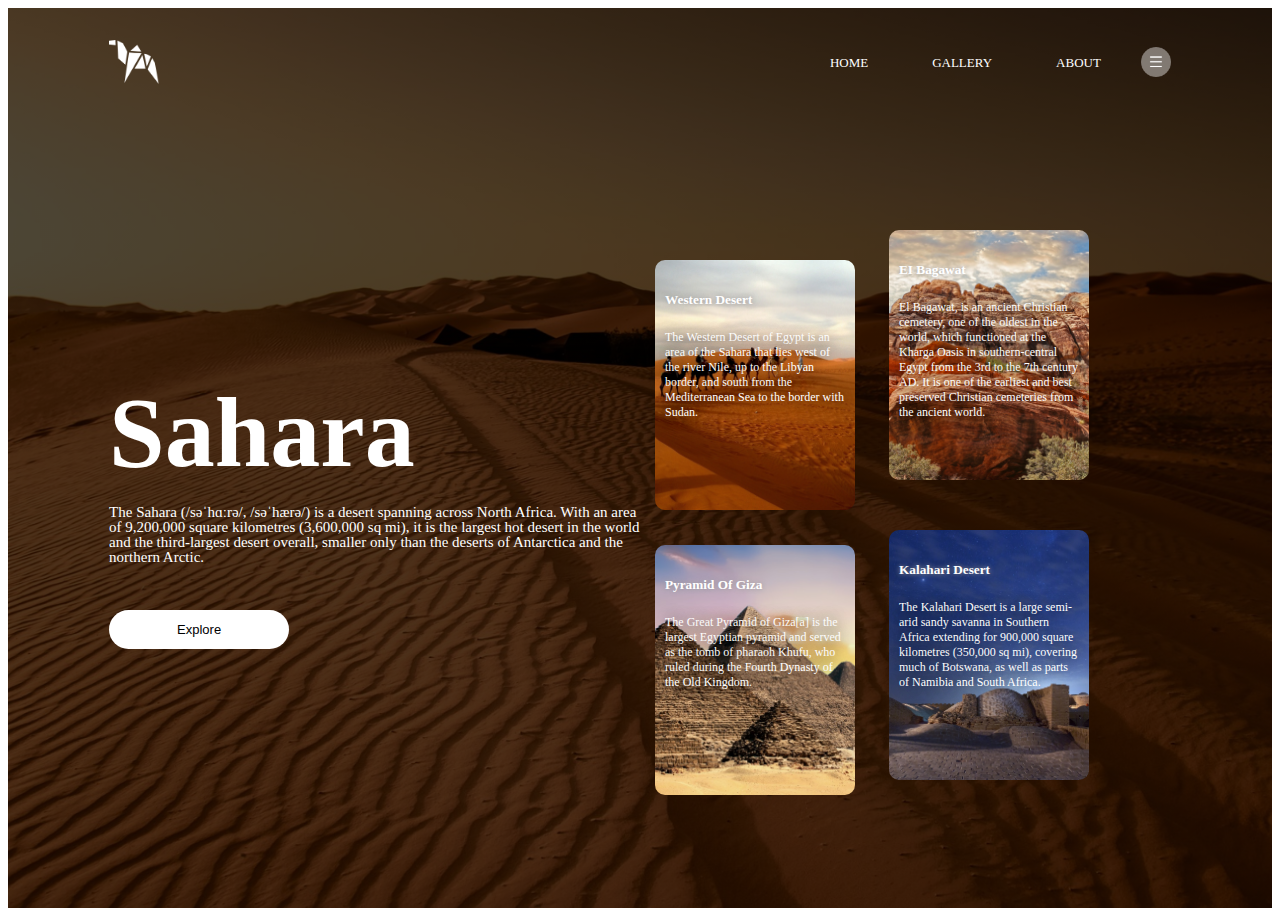
<file: index.html>
<!DOCTYPE html>
<html lang="en">
<head>
    <meta charset="UTF-8">
    <meta name="viewport" content="width=device-width, initial-scale=1.0">
    <title>Website</title>
    <link rel="stylesheet" href="style.css">

    <link rel="preconnect" href="https://fonts.googleapis.com">
<link rel="preconnect" href="https://fonts.gstatic.com" crossorigin>
<link href="https://fonts.googleapis.com/css2?family=Fredoka:wght@300..700&display=swap" rel="stylesheet">
</head>
<body>
    <div class="container">
        <div class="navbar">
            <img src="images/logo.png" class="logo">
            <nav>
                <ul>
                    <li><a href="index.html">HOME</a></li>
                    <li><a href="gallery.html">GALLERY</a></li>
                    <li><a href="about.html">ABOUT</a></li>
                </ul>
            </nav>
            <img src="images/menu.png" class="menu-icon">
        </div>

        <div class="row">
            <div class="col">
                <h1>Sahara</h1>
                <p>The Sahara (/səˈhɑːrə/, /səˈhærə/) is a desert spanning across North Africa.
                     With an area of 9,200,000 square kilometres (3,600,000 sq mi), it is the largest hot desert in the world 
                     and the third-largest desert overall, smaller only than the deserts of Antarctica and the northern Arctic.</p>
                    <button type="button">Explore</button>
            </div>
            <div class="col">
                <div class="card card1">
                    <h5>Western Desert</h5>
                    <p>The Western Desert of Egypt is an area of the Sahara that lies west of the river Nile, 
                        up to the Libyan border, and south from the Mediterranean Sea to the border with Sudan.</p>
                </div>
                <div class="card card2">
                    <h5>EI Bagawat</h5>
                    <p>El Bagawat, is an ancient Christian cemetery, one of the oldest in the world, which functioned at the 
                        Kharga Oasis in southern-central Egypt from the 3rd to the 7th century AD. It is one of the earliest 
                        and best preserved Christian cemeteries from the ancient world.</p>
                </div>
                <div class="card card3">
                    <h5>Pyramid Of Giza</h5>
                    <p>The Great Pyramid of Giza[a] is the largest Egyptian pyramid and served as the tomb of pharaoh Khufu,
                         who ruled during the Fourth Dynasty of the Old Kingdom.</p>
                </div>
                <div class="card card4">
                    <h5>Kalahari Desert</h5>
                    <p>The Kalahari Desert is a large semi-arid sandy savanna in Southern Africa extending for
                         900,000 square kilometres (350,000 sq mi), covering much of Botswana, as well as parts of Namibia and South Africa.</p>
                </div>
            </div>
        </div>

    </div>


</body>
</html>
</file>
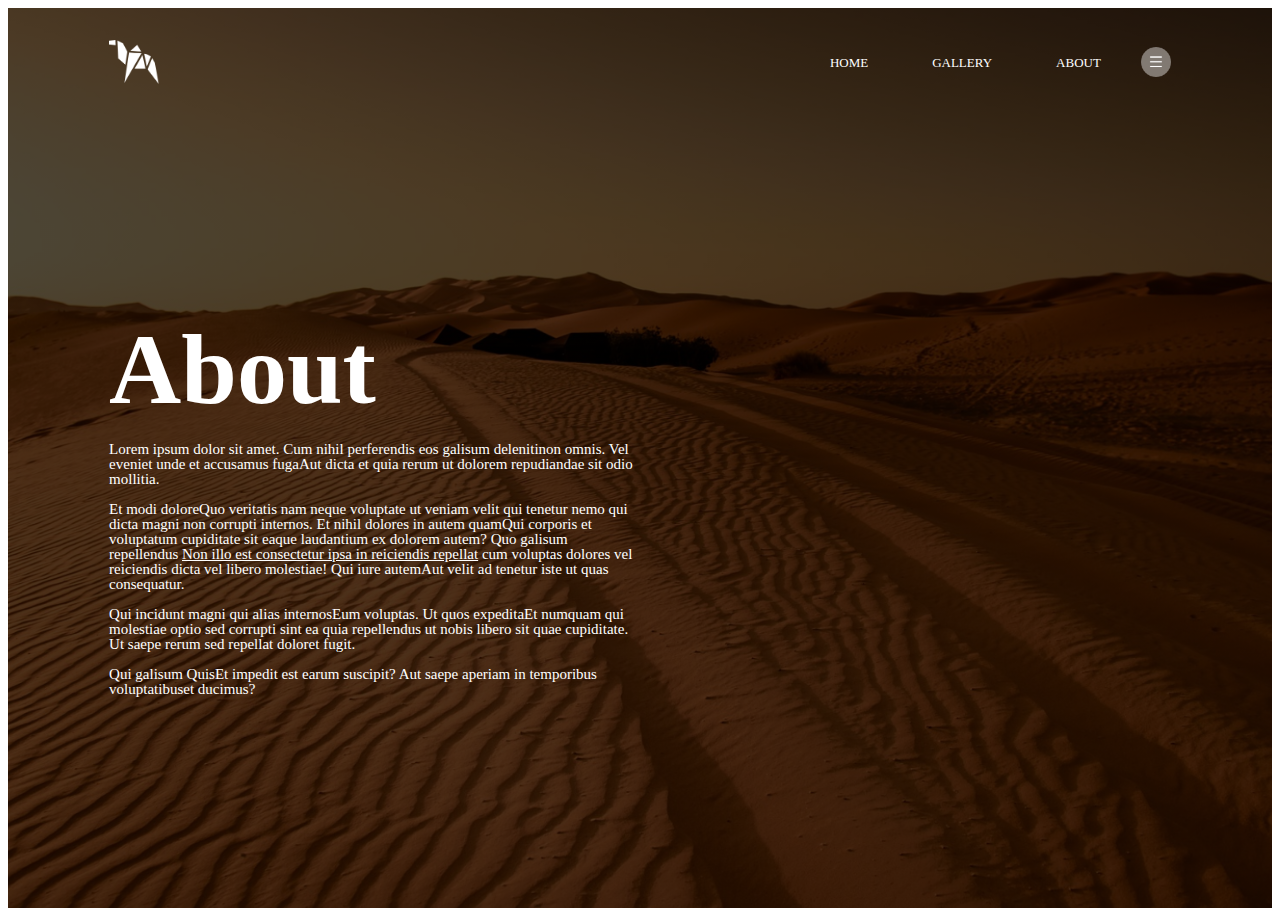
<file: about.html>
<!DOCTYPE html>
<html lang="en">

<head>
    <meta charset="UTF-8">
    <meta name="viewport" content="width=device-width, initial-scale=1.0">
    <title>Website</title>
    <link rel="stylesheet" href="style.css">

    <link rel="preconnect" href="https://fonts.googleapis.com">
    <link rel="preconnect" href="https://fonts.gstatic.com" crossorigin>
    <link href="https://fonts.googleapis.com/css2?family=Fredoka:wght@300..700&display=swap" rel="stylesheet">
</head>

<body>
    <div class="container">
        <div class="navbar">
            <img src="images/logo.png" class="logo">
            <nav>
                <ul>
                    <li><a href="index.html">HOME</a></li>
                    <li><a href="gallery.html">GALLERY</a></li>
                    <li><a href="about.html">ABOUT</a></li>
                </ul>
            </nav>
            <img src="images/menu.png" class="menu-icon">
        </div>

        <div class="row">
            <div class="col">
                <h1>About</h1>
                <p>Lorem ipsum dolor sit amet. Cum nihil perferendis eos galisum delenitinon omnis. Vel eveniet unde
                    et accusamus fugaAut dicta et quia rerum ut dolorem repudiandae sit odio mollitia. </p>
                <p>Et modi
                    doloreQuo veritatis nam neque voluptate ut veniam velit qui tenetur nemo qui dicta magni non
                    corrupti
                    internos. Et nihil dolores in autem quamQui corporis et voluptatum cupiditate sit eaque laudantium
                    ex
                    dolorem autem? Quo galisum repellendus <a href="https://www.loremipzum.com" target="_blank">Non illo
                        est consectetur ipsa in reiciendis repellat</a> cum voluptas dolores vel reiciendis dicta vel
                    libero molestiae! Qui iure autemAut velit ad tenetur iste ut quas consequatur. </p>
                <p>Qui incidunt
                    magni qui alias internosEum voluptas. Ut quos expeditaEt numquam qui molestiae optio sed corrupti
                    sint ea quia repellendus ut nobis libero sit quae cupiditate. Ut saepe rerum sed repellat doloret
                    fugit. </p>
                <p>Qui galisum QuisEt impedit est earum suscipit? Aut saepe aperiam in temporibus voluptatibuset
                    ducimus?</p>
            </div>
        </div>

    </div>


</body>

</html>
</file>
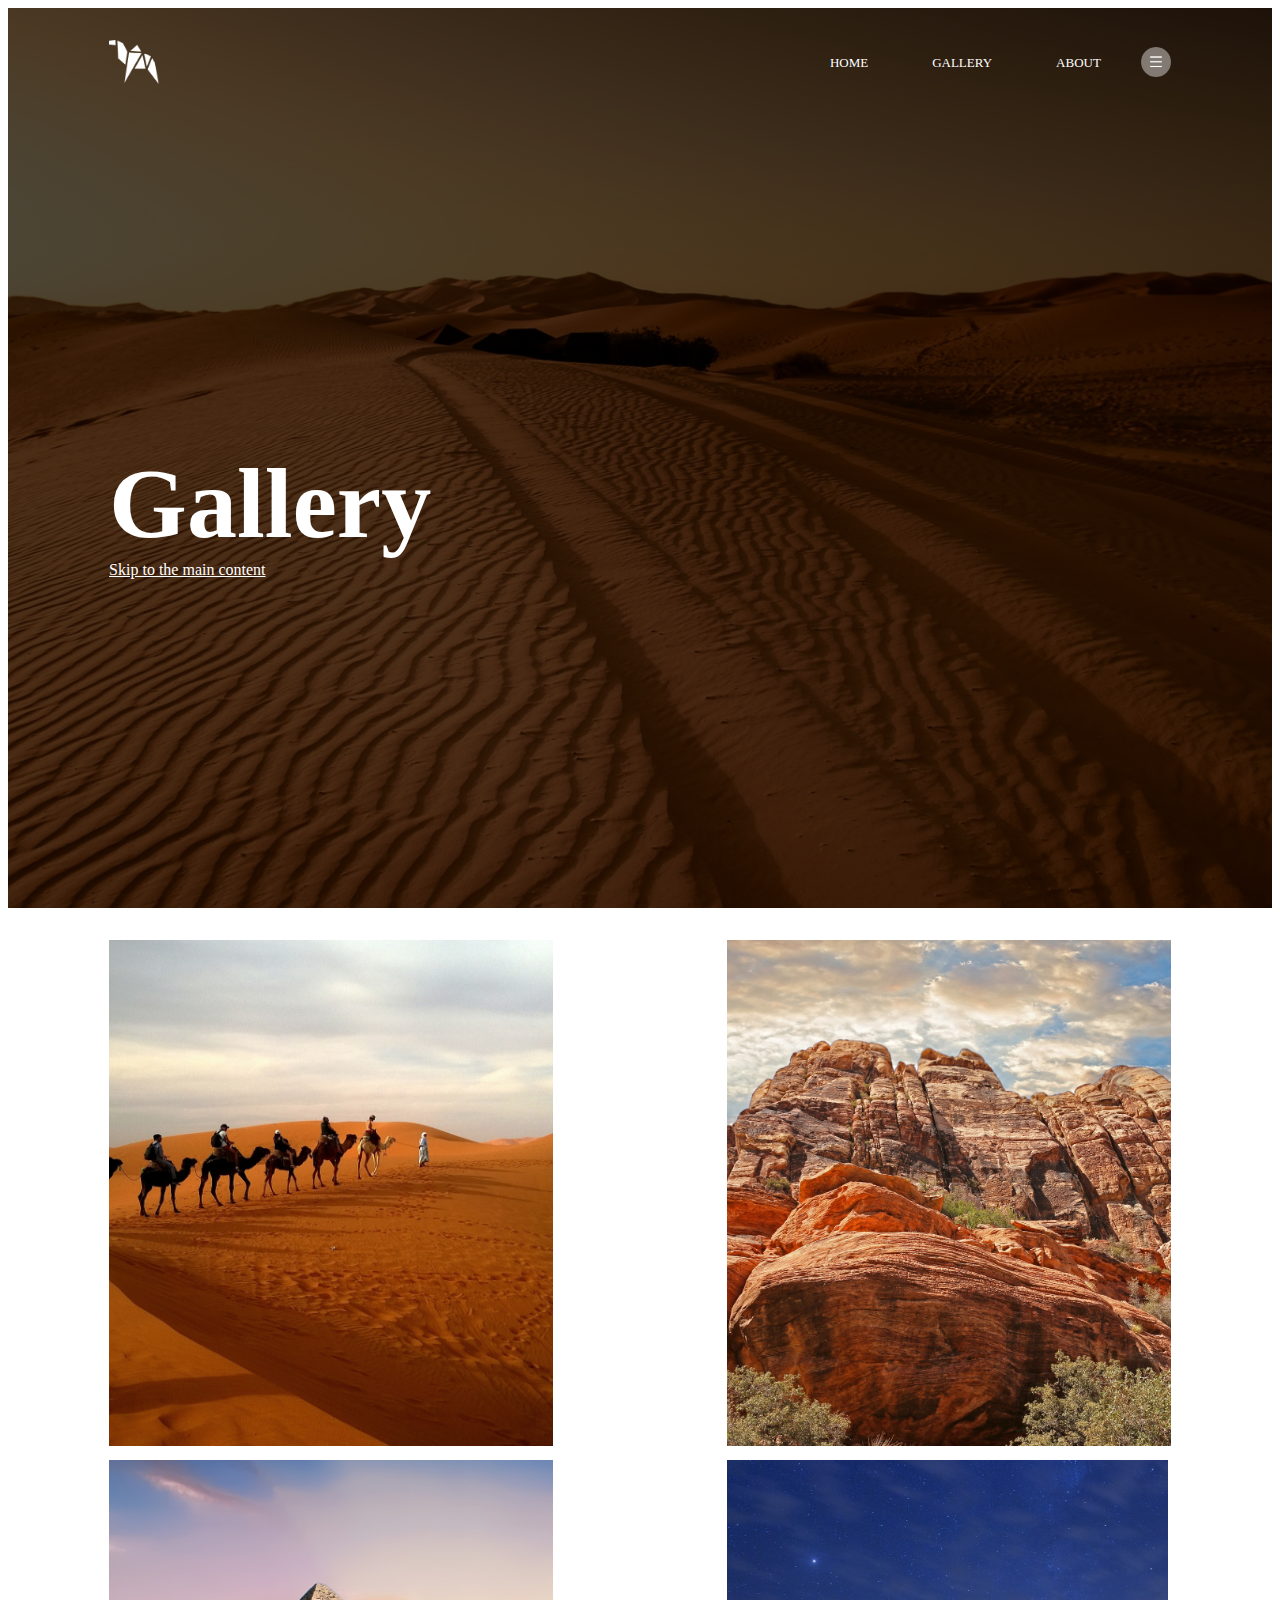
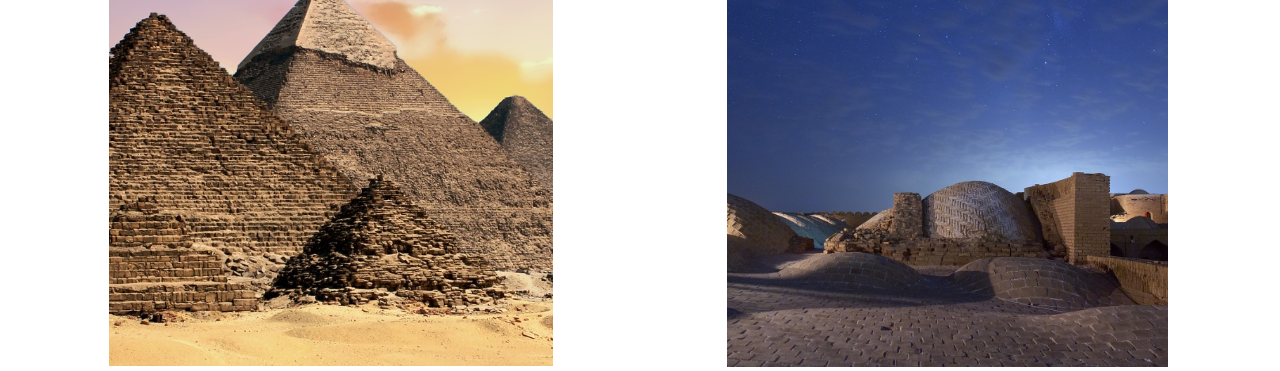
<file: gallery.html>
<!DOCTYPE html>
<html lang="en">
<head>
    <meta charset="UTF-8">
    <meta name="viewport" content="width=device-width, initial-scale=1.0">
    <title>Website</title>
    <link rel="stylesheet" href="style.css">

    <link rel="preconnect" href="https://fonts.googleapis.com">
<link rel="preconnect" href="https://fonts.gstatic.com" crossorigin>
<link href="https://fonts.googleapis.com/css2?family=Fredoka:wght@300..700&display=swap" rel="stylesheet">
</head>
<body>
    <div class="container">
        <div class="navbar">
            <img src="images/logo.png" class="logo">
            <nav>
                <ul>
                    <li><a href="index.html">HOME</a></li>
                    <li><a href="gallery.html">GALLERY</a></li>
                    <li><a href="about.html">ABOUT</a></li>
                </ul>
            </nav>
            <img src="images/menu.png" class="menu-icon">
        </div>

        <div class="row">
            <div class="col">
                <h1>Gallery</h1>
                <a href="#gallery">Skip to the main content</a>
            </div>
        </div>

         <div id="gallery">
                <div class="gallery">
                        <div class="gallery-item">
                            <img src="images/pic-1.png" alt="gallery img">
                        </div>
                        <div class="gallery-item">
                            <img src="images/pic-2.png" alt="gallery img">
                        </div>
                        <div class="gallery-item">
                            <img src="images/pic-3.png" alt="gallery img">
                        </div>
                        <div class="gallery-item">
                            <img src="images/pic-4.png" alt="gallery img">
                        </div>
                </div>
        </div>
    </div>


</body>
</html>
</file>
<file: style.css>
.container{
    width: 100%;
    height: 100vh;
    background-image: linear-gradient(rgba(0,0,0,0.7), rgba(0,0,0,0.7)), url(images/background.png);
    background-position: center;
    background-repeat: no-repeat;
    background-size: cover;
    padding-left: 8%;
    padding-right: 8%;
    box-sizing: border-box;
}
.navbar{
  height: 12%;
  display: flex;
  align-items: center;
}
.logo{
  width: 50px;
  cursor: pointer;
}
.menu-icon{
  width: 30px;
  cursor: pointer;
  margin-left: 40px;
}
nav{
  flex: 1;
  text-align: right;
}
nav ul li{
  list-style: none;
  display: inline-block;
  margin-left: 60px;
}
nav ul li a{
  text-decoration: none;
  color: #fff;
  font-size: 13px;
}
.row{
  display: flex;
  height: 88%;
  align-items: center;
}
.col{
  flex-basis: 50%;
}
h1{
  color: #fff;
  font-size: 100px;
  margin-block: initial;
}
p{
  color: #fff;
  font-size: 15px;
  line-height: 15px;
}
button{
  width: 180px;
  color: #000;
  font-size: 13px;
  padding: 12px 0;
  background: #fff;
  border: 0;
  border-radius: 20px;
  outline: none;
  margin-top: 30px;
}
.card{
  width: 200px;
  height: 250px;
  display: inline-block;
  border-radius: 10px;
  padding: 10px 10px;
  box-sizing: border-box;
  cursor: pointer;
  margin: 10px 15px;
  background-image: url(images/pic-1.png);
  background-position: center;
  background-size: cover;
  transition: transform 0.5s;
}
.card1{
  background-image: url(images/pic-1.png);
}
.card2{
  background-image: url(images/pic-2.png);
}
.card3{
  background-image: url(images/pic-3.png);
}
.card4{
  background-image: url(images/pic-4.png);
}
.card:hover{
  transform: translateY(-10px);
}
h5{
  color:#fff;
  text-shadow: 0 0 5px #999;
}
.card p{
  text-shadow: 0 0 15px #000;
  font-size: 12px;
}
.gallery{
  margin: 2rem 0;
  overflow: hidden;
  position: relative;
  transition: all;
  cursor: pointer;
  width: 100%;
  display: grid;
  grid-template-columns: 50fr 0fr;
  justify-content: space-evenly;
  align-items: stretch;
  row-gap: 10px;
  column-gap: 10px;
}
div gallery{
  background-color: #999;
}
.gallery-item:hover img{
  transform: scale(1,1.2);
}
a{
  color: #fff;
}
</file>
